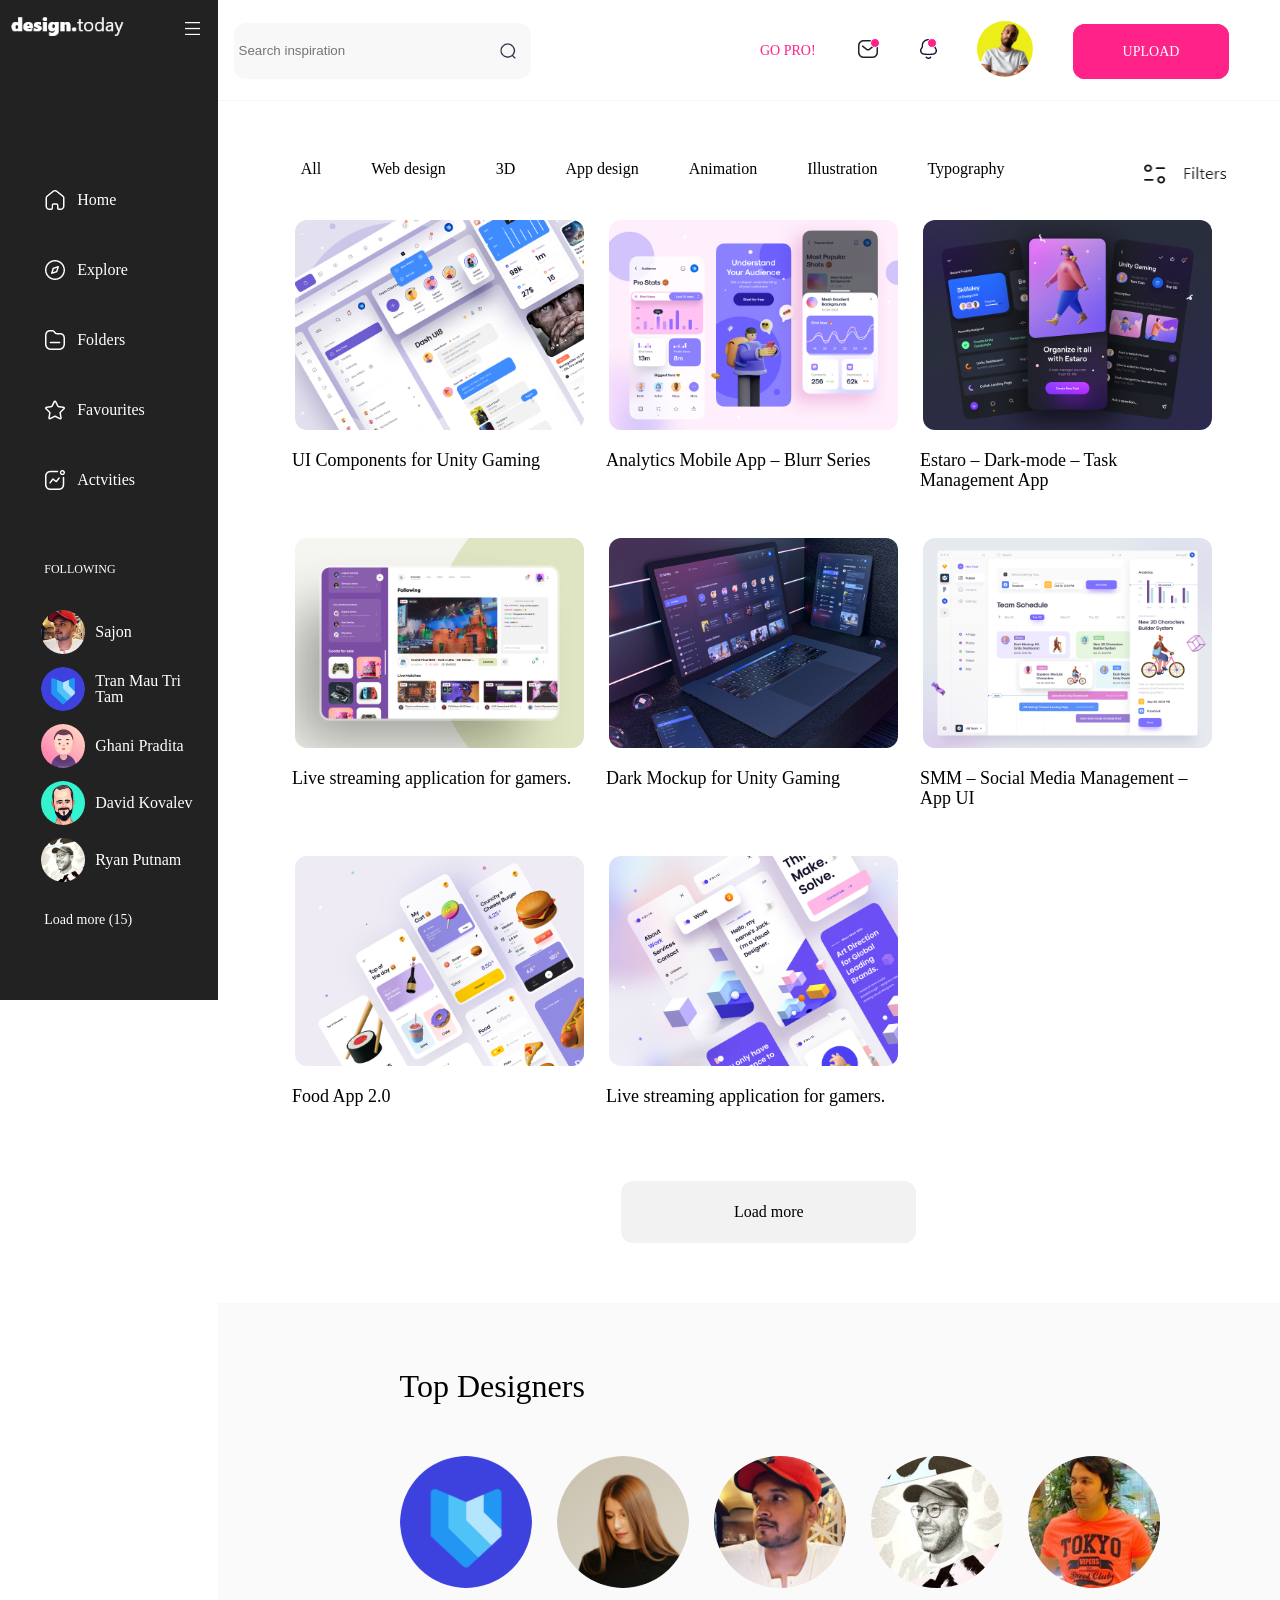
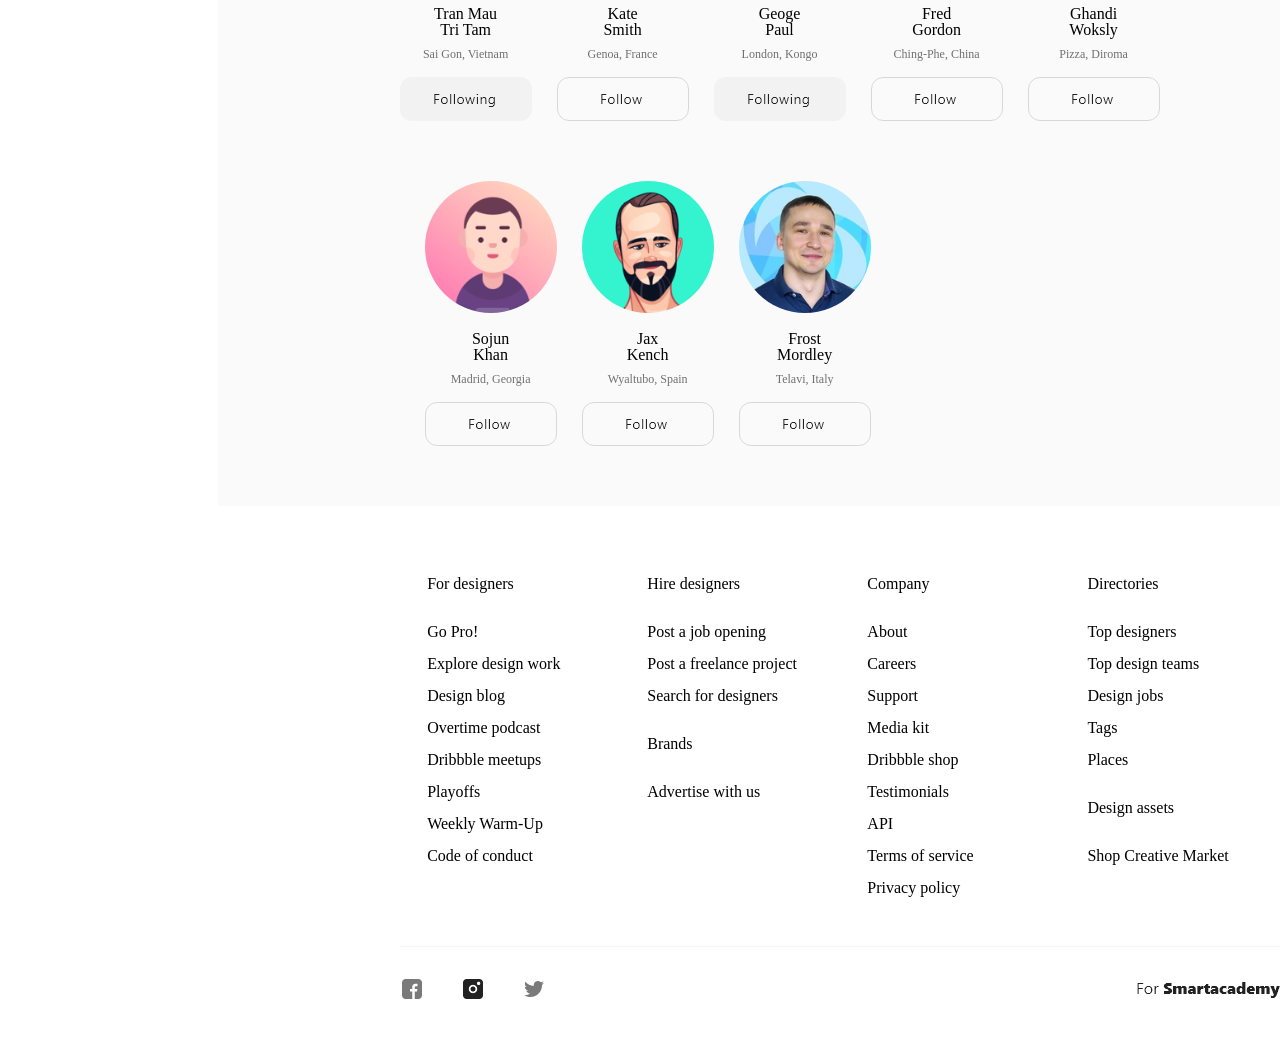
<file: index.html>
<!DOCTYPE html>
<html lang="en">
<head>
    <link rel="stylesheet" href="./css/reset.css">
    <link rel="stylesheet" href="./css/style.css">
    <meta charset="UTF-8">
    <meta http-equiv="X-UA-Compatible" content="IE=edge">
    <meta name="viewport" content="width=device-width, initial-scale=1.0">
    <title>PageOne</title>
</head>
<body>
    <section class="section1">
        <div class="blackdiv">
            <div class="blacktop">
                <div class="numone">
                    <img class="designtoday" src="./images/design.today.png" alt="Logo">
                </div>
                <div class="numtwo">
                    <img class="burgericon" src="./images/Group 7.png" alt="BurgerIcon">
                </div>
            </div>
            <div class="menu">
                <div class="home">
                    <img class="icon" src="./images/Component 5 – 2.png" alt="home">
                    <p class="list"> Home </p>   
                </div>
                <div class="home1">
                    <img class="icon" src="./images/Component 3 – 2.png" alt="explore">
                    <p class="list"> Explore </p>   
                </div>
                <div class="home1">
                    <img class="icon" src="./images/Component 4 – 2.png" alt="ImageNotLoaded">
                    <p class="list"> Folders </p>   
                </div>
                <div class="home1">
                    <img class="icon" src="./images/Component 8 – 2.png" alt="ImageNotLoaded">
                    <p class="list"> Favourites </p>   
                </div>
                <div class="home1">
                    <img class="icon" src="./images/Component 1 – 2.png" alt="ImageNotLoaded">
                    <p class="list"> Actvities </p>   
                </div>
                <p class="follow">FOLLOWING</p>
                <div class="home3">
                    <img class="profile" src="./images/Rectangle 40.png" alt="ImageNotLoaded">
                    <p class="list"> Sajon </p>   
                </div>
                <div class="home2">
                    <img class="profile" src="./images/Rectangle 41.png" alt="ImageNotLoaded">
                    <p class="list55"> Tran Mau Tri Tam  </p>   
                </div>
                <div class="home2">
                    <img class="profile" src="./images/Rectangle 42.png" alt="ImageNotLoaded">
                    <p class="list"> Ghani Pradita </p>   
                </div>
                <div class="home2">
                    <img class="profile" src="./images/Rectangle 43.png" alt="ImageNotLoaded">
                    <p class="list"> David Kovalev </p>   
                </div>
                <div class="home2">
                    <img class="profile" src="./images/Rectangle 44.png" alt="ImageNotLoaded">
                    <p class="list"> Ryan Putnam </p>   
                </div>
                <p class="loadmore">Load more (15)</p>
            </div>
        </div>
        <div class="rightdiv">
            <header>
                <input class="search" type="search" placeholder="Search inspiration" >
                <input class="search1" type="search" placeholder="Search " >
                <nav>
                    <ul>
                        <li class="pink">GO PRO!</li>
                        <li class="secli"> 
                            <div class="messages">
                                <img  src="./images/Component 11 – 2.png" alt="ImageNotLoaded">
                                <div class="notification">
                                    <img  src="./images/Ellipse 2.png" alt="ImageNotLoaded">
                                </div>
                            </div>
                        </li>    
                        <li class="secli">
                            <div class="messages">
                                <img  src="./images/Notification.png" alt="ImageNotLoaded">
                                <div class="notificat">
                                    <img  src="./images/Ellipse 2.png" alt="ImageNotLoaded">
                                </div>
                            </div>
                        </li>
                        <li class="secli"> <a href="./page2.html"><img class="profpic" src="./images/Group 33.png" alt="ImageNotLoaded"></a></li>
                        <li class="secli">
                            <input type="file" id="files" hidden>
                            <label class="fileid" for="files">UPLOAD</label>
                                
                            </label>
                        </li>
                    </ul>
                </nav>
                <div class="numtwo2">
                    <img class="burgericon" src="./images3/images.png" alt="BurgerIcon">
                </div>
            </header>  
                <div class="navdiv">
                    <div class="per">
                        <div>
                            <h6 class="h6">All</h6>
                        </div>
                        <div>
                            <h6 class="h6">Web design</h6>
                        </div>
                        <div>
                            <h6 class="h6">3D</h6>
                        </div>
                        <div>
                            <h6 class="h6">App design</h6>
                        </div>
                        <div>
                            <h6 class="h6">Animation</h6>
                        </div>
                        <div>
                            <h6 class="h6">Illustration</h6>
                        </div>
                        <div>
                            <h6 class="h6">Typography</h6>
                        </div>
                    </div>
                    <img class="filter" src="./images/Group 19.png" alt="ImageNotLoaded">
                </div> 
                <div class="sectiondiv">
                    <div class="kubiki1">
                        <img class="kubikfoto" src="./images/Rectangle 45.png" alt="ImageNotLoaded">
                        <h5>UI Components for Unity Gaming</h5>
                    </div>
                    <div class="kubiki1">
                        <img class="kubikfoto" src="./images/Rectangle 46.png" alt="ImageNotLoaded">
                        <h5>Analytics Mobile App – Blurr Series</h5>
                    </div>
                    <div class="kubiki1">
                        <img class="kubikfoto" src="./images/Rectangle 47.png" alt="ImageNotLoaded">
                        <h5>Estaro – Dark-mode – Task Management App</h5>
                    </div>
                    <div class="kubiki3">
                        <img class="kubikfoto" src="./images/Rectangle 48.png" alt="ImageNotLoaded">
                        <h5>Live streaming application for gamers.</h5>
                    </div>
                    <div class="kubiki">
                        <img class="kubikfoto" src="./images2/Rectangle 45.png" alt="ImageNotLoaded">
                        <h5>Dark Mockup for Unity Gaming</h5>
                    </div>
                    <div class="kubiki">
                        <img class="kubikfoto" src="./images2/Rectangle 46.png" alt="ImageNotLoaded">
                        <h5>SMM – Social Media Management – App UI</h5>
                    </div>
                    <div class="kubiki">
                        <img class="kubikfoto" src="./images2/Rectangle 47.png" alt="ImageNotLoaded">
                        <h5>Food App 2.0 </h5>
                    </div>
                    <div class="kubiki4">
                        <img class="kubikfoto" src="./images2/Rectangle 48.png" alt="ImageNotLoaded">
                        <h5>Live streaming application for gamers.</h5>
                    </div>
                </div>
                <div class="loadmore1">
                    Load more
                </div>

                <div class="top">
                    <h4 class="topdesigners">Top Designers</h4>
                    <div class="following">
                        <div class="profilefollow">
                            <img class="profimage" src="./images3/Rectangle 65.png" alt="ImageNotLoaded">
                            <h3>Tran Mau <br> Tri Tam </h3>
                            <h2 class="locat">Sai Gon, Vietnam</h2>
                            <img class="followimg" src="./images3/Group 26.png" alt="ImageNotLoaded">
                        </div>
                        <div class="profilefollow1">
                            <img class="profimage" src="./images3/Rectangle 66.png" alt="ImageNotLoaded">
                            <h3>Kate <br> Smith </h3>
                            <h2 class="locat">Genoa, France</h2>
                            <img class="followimg" src="./images3/Group 27.png" alt="ImageNotLoaded">
                        </div>
                        <div class="profilefollow1">
                            <img class="profimage" src="./images3/Rectangle 67.png" alt="ImageNotLoaded">
                            <h3>Geoge <br> Paul </h3>
                            <h2 class="locat">London, Kongo</h2>
                            <img class="followimg" src="./images3/Group 26.png" alt="ImageNotLoaded">
                        </div>
                        <div class="profilefollow1">
                            <img class="profimage" src="./images3/Rectangle 68.png" alt="ImageNotLoaded">
                            <h3>Fred <br> Gordon </h3>
                            <h2 class="locat">Ching-Phe, China</h2>
                            <img class="followimg" src="./images3/Group 27.png" alt="ImageNotLoaded">
                        </div>
                        <div class="profilefollow1">
                            <img class="profimage" src="./images3/Rectangle 69.png" alt="ImageNotLoaded">
                            <h3> Ghandi <br> Woksly </h3>
                            <h2 class="locat">Pizza, Diroma</h2>
                            <img class="followimg" src="./images3/Group 27.png" alt="ImageNotLoaded">
                        </div>
                        <div class="profilefollow1">
                            <img class="profimage" src="./images3/Rectangle 70.png" alt="ImageNotLoaded">
                            <h3>Sojun <br> Khan </h3>
                            <h2 class="locat">Madrid, Georgia</h2>
                            <img class="followimg" src="./images3/Group 27.png" alt="ImageNotLoaded">
                        </div>
                        <div class="profilefollow1">
                            <img class="profimage" src="./images3/Rectangle 71.png" alt="ImageNotLoaded">
                            <h3>Jax <br> Kench </h3>
                            <h2 class="locat">Wyaltubo, Spain</h2>
                            <img class="followimg" src="./images3/Group 27.png" alt="ImageNotLoaded">
                        </div>
                        <div class="profilefollow1">
                            <img class="profimage" src="./images3/Rectangle 72.png" alt="ImageNotLoaded">
                            <h3>Frost <br> Mordley </h3>
                            <h2 class="locat">Telavi, Italy</h2>
                            <img class="followimg" src="./images3/Group 27.png" alt="ImageNotLoaded">
                        </div>
                    </div>
                </div>
                <footer>
                    <div class="texture">
                        <div>For designers <br> <br> <br>
                            Go Pro! <br> <br>
                            Explore design work <br> <br>
                            Design blog <br> <br>
                            Overtime podcast <br> <br>
                            Dribbble meetups <br> <br>
                            Playoffs <br> <br>
                            Weekly Warm-Up <br> <br>
                            Code of conduct</div> 
                        <div> Hire designers <br> <br> <br>
                            Post a job opening <br> <br>
                            Post a freelance project <br> <br>
                            Search for designers <br> <br> <br>
                            Brands<br> <br> <br>
                            Advertise with us
                        </div>
                        <div>
                            Company <br> <br> <br>
                            About <br> <br>
                            Careers <br> <br>
                            Support <br> <br>
                            Media kit <br> <br>
                            Dribbble shop <br> <br>
                            Testimonials <br> <br>
                            API <br> <br>
                            Terms of service <br> <br>
                            Privacy policy 
                        </div>
                        <div>
                            Directories <br> <br> <br>
                            Top designers <br> <br>
                            Top design teams <br> <br>
                            Design jobs <br> <br>
                            Tags <br> <br>
                            Places <br> <br> <br>
                            Design assets <br> <br> <br>
                            Shop Creative Market
                        </div>

                    </div>
                    <div class="footerdiv">
                        <div><a href="https://www.facebook.com/"><img class="er" src="./images3/Component 12 – 2.png" alt="ImageNotLoaded"></a>
                            <a href="https://www.instagram.com/"><img class="er" src="./images3/Component 13 – 2.png" alt="ImageNotLoaded"></a>
                            <a href="https://twitter.com/"><img class="er" src="./images3/Component 14 – 2.png" alt="ImageNotLoaded"></a></div>
                        <div><img class="px" src="./images3/For Smartacademy.png" alt="ImageNotLoaded"></div>
                        
                    </div>
                </footer>

        </div>
    </section>
</body>
</html>
</file>
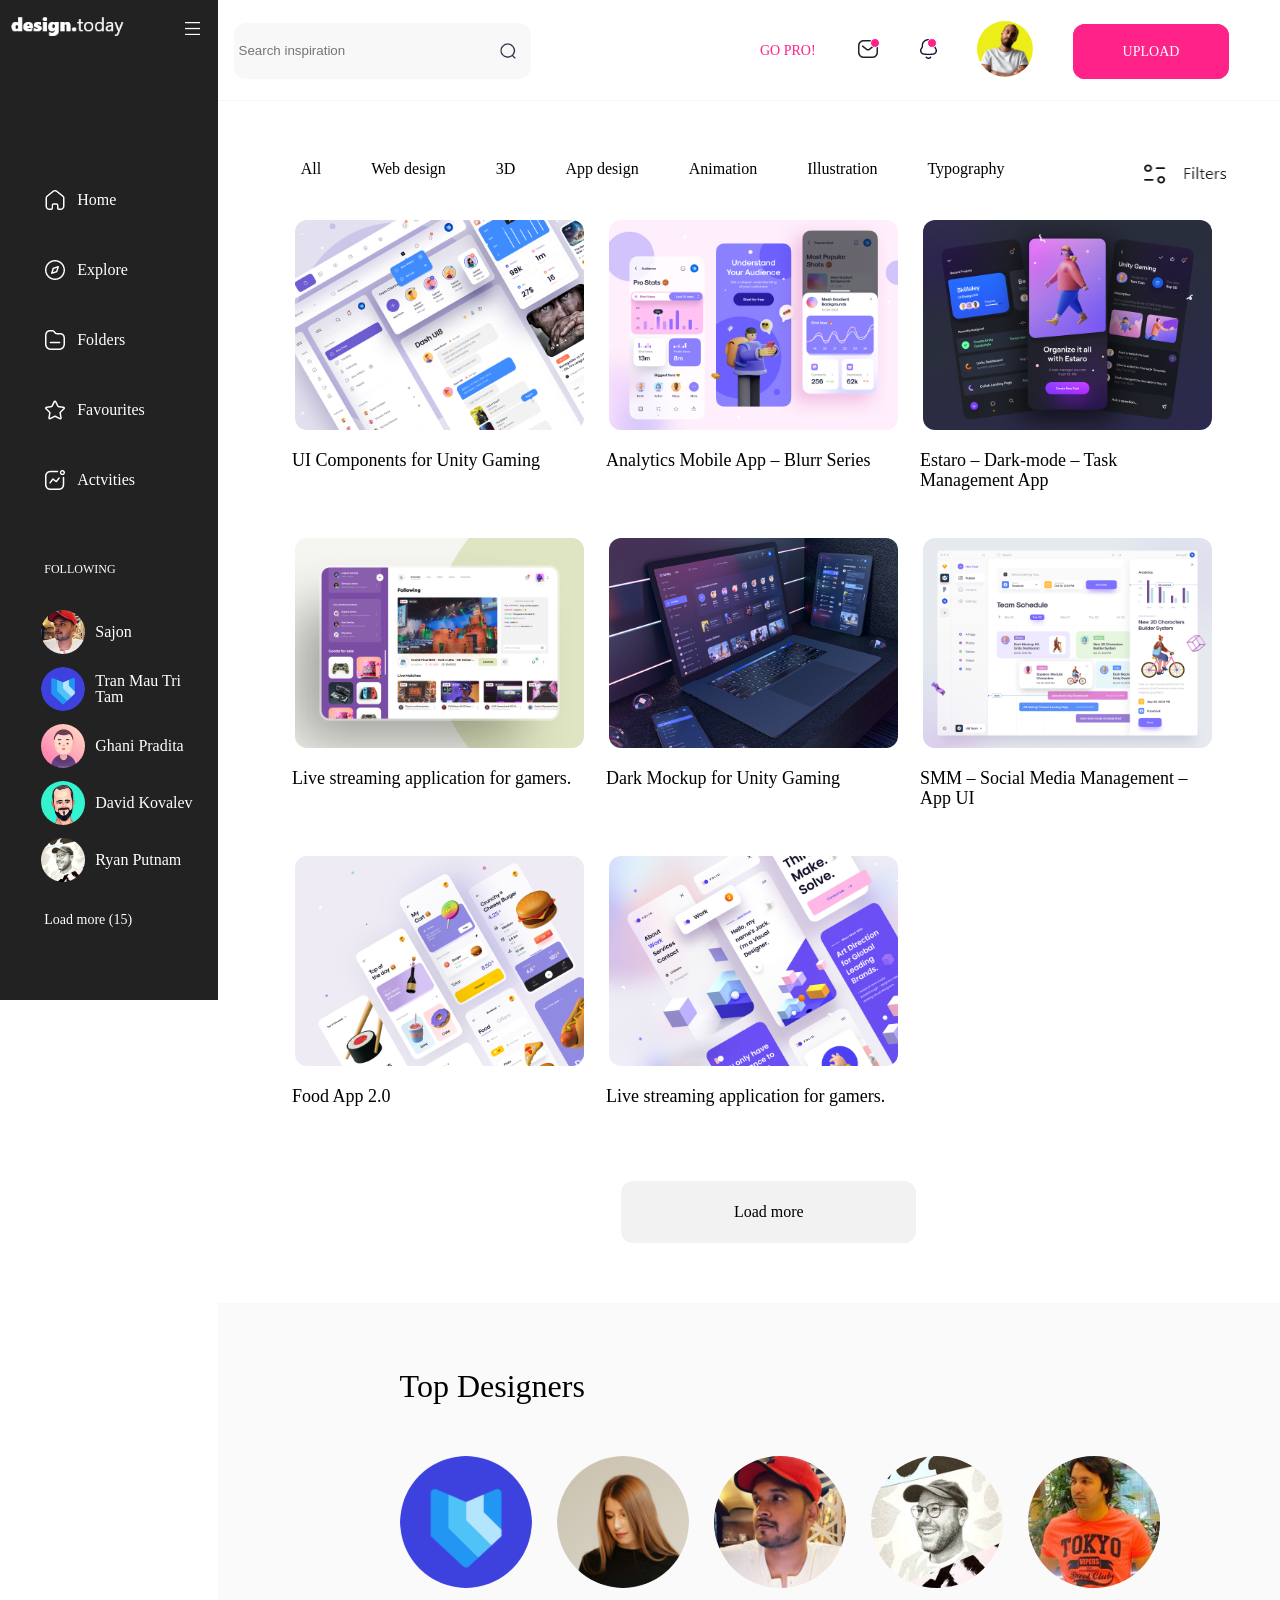
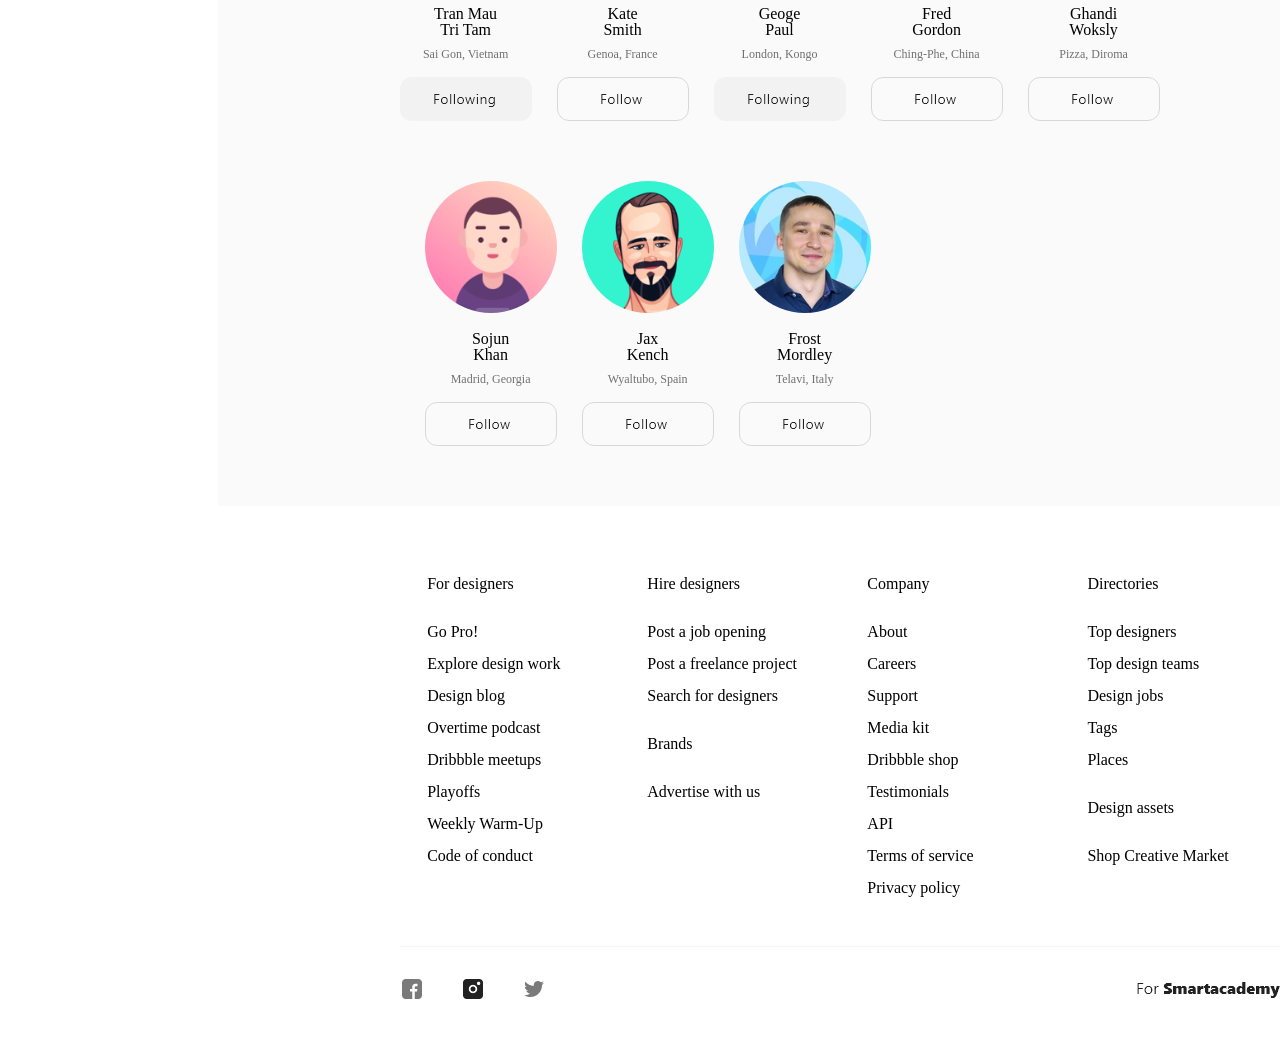
<file: page1.html>
<!DOCTYPE html>
<html lang="en">
<head>
    <link rel="stylesheet" href="/css/reset.css">
    <link rel="stylesheet" href="/css/style.css">
    <meta charset="UTF-8">
    <meta http-equiv="X-UA-Compatible" content="IE=edge">
    <meta name="viewport" content="width=device-width, initial-scale=1.0">
    <title>PageOne</title>
</head>
<body>
    <section class="section1">
        <div class="blackdiv">
            <div class="blacktop">
                <div class="numone">
                    <img class="designtoday" src="/images/design.today.png" alt="Logo">
                </div>
                <div class="numtwo">
                    <img class="burgericon" src="/images/Group 7.png" alt="BurgerIcon">
                </div>
            </div>
            <div class="menu">
                <div class="home">
                    <img class="icon" src="/images/Component 5 – 2.png" alt="home">
                    <p class="list"> Home </p>   
                </div>
                <div class="home1">
                    <img class="icon" src="/images/Component 3 – 2.png" alt="explore">
                    <p class="list"> Explore </p>   
                </div>
                <div class="home1">
                    <img class="icon" src="/images/Component 4 – 2.png" alt="ImageNotLoaded">
                    <p class="list"> Folders </p>   
                </div>
                <div class="home1">
                    <img class="icon" src="/images/Component 8 – 2.png" alt="ImageNotLoaded">
                    <p class="list"> Favourites </p>   
                </div>
                <div class="home1">
                    <img class="icon" src="/images/Component 1 – 2.png" alt="ImageNotLoaded">
                    <p class="list"> Actvities </p>   
                </div>
                <p class="follow">FOLLOWING</p>
                <div class="home3">
                    <img class="profile" src="/images/Rectangle 40.png" alt="ImageNotLoaded">
                    <p class="list"> Sajon </p>   
                </div>
                <div class="home2">
                    <img class="profile" src="/images/Rectangle 41.png" alt="ImageNotLoaded">
                    <p class="list55"> Tran Mau Tri Tam  </p>   
                </div>
                <div class="home2">
                    <img class="profile" src="/images/Rectangle 42.png" alt="ImageNotLoaded">
                    <p class="list"> Ghani Pradita </p>   
                </div>
                <div class="home2">
                    <img class="profile" src="/images/Rectangle 43.png" alt="ImageNotLoaded">
                    <p class="list"> David Kovalev </p>   
                </div>
                <div class="home2">
                    <img class="profile" src="/images/Rectangle 44.png" alt="ImageNotLoaded">
                    <p class="list"> Ryan Putnam </p>   
                </div>
                <p class="loadmore">Load more (15)</p>
            </div>
        </div>
        <div class="rightdiv">
            <header>
                <input class="search" type="search" placeholder="Search inspiration" >
                <input class="search1" type="search" placeholder="Search " >
                <nav>
                    <ul>
                        <li class="pink">GO PRO!</li>
                        <li class="secli"> 
                            <div class="messages">
                                <img  src="/images/Component 11 – 2.png" alt="ImageNotLoaded">
                                <div class="notification">
                                    <img  src="/images/Ellipse 2.png" alt="ImageNotLoaded">
                                </div>
                            </div>
                        </li>    
                        <li class="secli">
                            <div class="messages">
                                <img  src="/images/Notification.png" alt="ImageNotLoaded">
                                <div class="notificat">
                                    <img  src="/images/Ellipse 2.png" alt="ImageNotLoaded">
                                </div>
                            </div>
                        </li>
                        <li class="secli"> <a href="/page2.html"><img class="profpic" src="/images/Group 33.png" alt="ImageNotLoaded"></a></li>
                        <li class="secli">
                            <input type="file" id="files" hidden>
                            <label class="fileid" for="files">UPLOAD</label>
                                
                            </label>
                        </li>
                    </ul>
                </nav>
                <div class="numtwo2">
                    <img class="burgericon" src="/images3/images.png" alt="BurgerIcon">
                </div>
            </header>  
                <div class="navdiv">
                    <div class="per">
                        <div>
                            <h6 class="h6">All</h6>
                        </div>
                        <div>
                            <h6 class="h6">Web design</h6>
                        </div>
                        <div>
                            <h6 class="h6">3D</h6>
                        </div>
                        <div>
                            <h6 class="h6">App design</h6>
                        </div>
                        <div>
                            <h6 class="h6">Animation</h6>
                        </div>
                        <div>
                            <h6 class="h6">Illustration</h6>
                        </div>
                        <div>
                            <h6 class="h6">Typography</h6>
                        </div>
                    </div>
                    <img class="filter" src="/images/Group 19.png" alt="ImageNotLoaded">
                </div> 
                <div class="sectiondiv">
                    <div class="kubiki1">
                        <img class="kubikfoto" src="/images/Rectangle 45.png" alt="ImageNotLoaded">
                        <h5>UI Components for Unity Gaming</h5>
                    </div>
                    <div class="kubiki1">
                        <img class="kubikfoto" src="/images/Rectangle 46.png" alt="ImageNotLoaded">
                        <h5>Analytics Mobile App – Blurr Series</h5>
                    </div>
                    <div class="kubiki1">
                        <img class="kubikfoto" src="/images/Rectangle 47.png" alt="ImageNotLoaded">
                        <h5>Estaro – Dark-mode – Task Management App</h5>
                    </div>
                    <div class="kubiki3">
                        <img class="kubikfoto" src="/images/Rectangle 48.png" alt="ImageNotLoaded">
                        <h5>Live streaming application for gamers.</h5>
                    </div>
                    <div class="kubiki">
                        <img class="kubikfoto" src="/images2/Rectangle 45.png" alt="ImageNotLoaded">
                        <h5>Dark Mockup for Unity Gaming</h5>
                    </div>
                    <div class="kubiki">
                        <img class="kubikfoto" src="/images2/Rectangle 46.png" alt="ImageNotLoaded">
                        <h5>SMM – Social Media Management – App UI</h5>
                    </div>
                    <div class="kubiki">
                        <img class="kubikfoto" src="/images2/Rectangle 47.png" alt="ImageNotLoaded">
                        <h5>Food App 2.0 </h5>
                    </div>
                    <div class="kubiki4">
                        <img class="kubikfoto" src="/images2/Rectangle 48.png" alt="ImageNotLoaded">
                        <h5>Live streaming application for gamers.</h5>
                    </div>
                </div>
                <div class="loadmore1">
                    Load more
                </div>

                <div class="top">
                    <h4 class="topdesigners">Top Designers</h4>
                    <div class="following">
                        <div class="profilefollow">
                            <img class="profimage" src="/images3/Rectangle 65.png" alt="ImageNotLoaded">
                            <h3>Tran Mau <br> Tri Tam </h3>
                            <h2 class="locat">Sai Gon, Vietnam</h2>
                            <img class="followimg" src="/images3/Group 26.png" alt="ImageNotLoaded">
                        </div>
                        <div class="profilefollow1">
                            <img class="profimage" src="/images3/Rectangle 66.png" alt="ImageNotLoaded">
                            <h3>Kate <br> Smith </h3>
                            <h2 class="locat">Genoa, France</h2>
                            <img class="followimg" src="/images3/Group 27.png" alt="ImageNotLoaded">
                        </div>
                        <div class="profilefollow1">
                            <img class="profimage" src="/images3/Rectangle 67.png" alt="ImageNotLoaded">
                            <h3>Geoge <br> Paul </h3>
                            <h2 class="locat">London, Kongo</h2>
                            <img class="followimg" src="/images3/Group 26.png" alt="ImageNotLoaded">
                        </div>
                        <div class="profilefollow1">
                            <img class="profimage" src="/images3/Rectangle 68.png" alt="ImageNotLoaded">
                            <h3>Fred <br> Gordon </h3>
                            <h2 class="locat">Ching-Phe, China</h2>
                            <img class="followimg" src="/images3/Group 27.png" alt="ImageNotLoaded">
                        </div>
                        <div class="profilefollow1">
                            <img class="profimage" src="/images3/Rectangle 69.png" alt="ImageNotLoaded">
                            <h3> Ghandi <br> Woksly </h3>
                            <h2 class="locat">Pizza, Diroma</h2>
                            <img class="followimg" src="/images3/Group 27.png" alt="ImageNotLoaded">
                        </div>
                        <div class="profilefollow1">
                            <img class="profimage" src="/images3/Rectangle 70.png" alt="ImageNotLoaded">
                            <h3>Sojun <br> Khan </h3>
                            <h2 class="locat">Madrid, Georgia</h2>
                            <img class="followimg" src="/images3/Group 27.png" alt="ImageNotLoaded">
                        </div>
                        <div class="profilefollow1">
                            <img class="profimage" src="/images3/Rectangle 71.png" alt="ImageNotLoaded">
                            <h3>Jax <br> Kench </h3>
                            <h2 class="locat">Wyaltubo, Spain</h2>
                            <img class="followimg" src="/images3/Group 27.png" alt="ImageNotLoaded">
                        </div>
                        <div class="profilefollow1">
                            <img class="profimage" src="/images3/Rectangle 72.png" alt="ImageNotLoaded">
                            <h3>Frost <br> Mordley </h3>
                            <h2 class="locat">Telavi, Italy</h2>
                            <img class="followimg" src="/images3/Group 27.png" alt="ImageNotLoaded">
                        </div>
                    </div>
                </div>
                <footer>
                    <div class="texture">
                        <div>For designers <br> <br> <br>
                            Go Pro! <br> <br>
                            Explore design work <br> <br>
                            Design blog <br> <br>
                            Overtime podcast <br> <br>
                            Dribbble meetups <br> <br>
                            Playoffs <br> <br>
                            Weekly Warm-Up <br> <br>
                            Code of conduct</div> 
                        <div> Hire designers <br> <br> <br>
                            Post a job opening <br> <br>
                            Post a freelance project <br> <br>
                            Search for designers <br> <br> <br>
                            Brands<br> <br> <br>
                            Advertise with us
                        </div>
                        <div>
                            Company <br> <br> <br>
                            About <br> <br>
                            Careers <br> <br>
                            Support <br> <br>
                            Media kit <br> <br>
                            Dribbble shop <br> <br>
                            Testimonials <br> <br>
                            API <br> <br>
                            Terms of service <br> <br>
                            Privacy policy 
                        </div>
                        <div>
                            Directories <br> <br> <br>
                            Top designers <br> <br>
                            Top design teams <br> <br>
                            Design jobs <br> <br>
                            Tags <br> <br>
                            Places <br> <br> <br>
                            Design assets <br> <br> <br>
                            Shop Creative Market
                        </div>

                    </div>
                    <div class="footerdiv">
                        <div><a href="https://www.facebook.com/"><img class="er" src="/images3/Component 12 – 2.png" alt="ImageNotLoaded"></a>
                            <a href="https://www.instagram.com/"><img class="er" src="/images3/Component 13 – 2.png" alt="ImageNotLoaded"></a>
                            <a href="https://twitter.com/"><img class="er" src="/images3/Component 14 – 2.png" alt="ImageNotLoaded"></a></div>
                        <div><img class="px" src="/images3/For Smartacademy.png" alt="ImageNotLoaded"></div>
                        
                    </div>
                </footer>

        </div>
    </section>
</body>
</html>
</file>
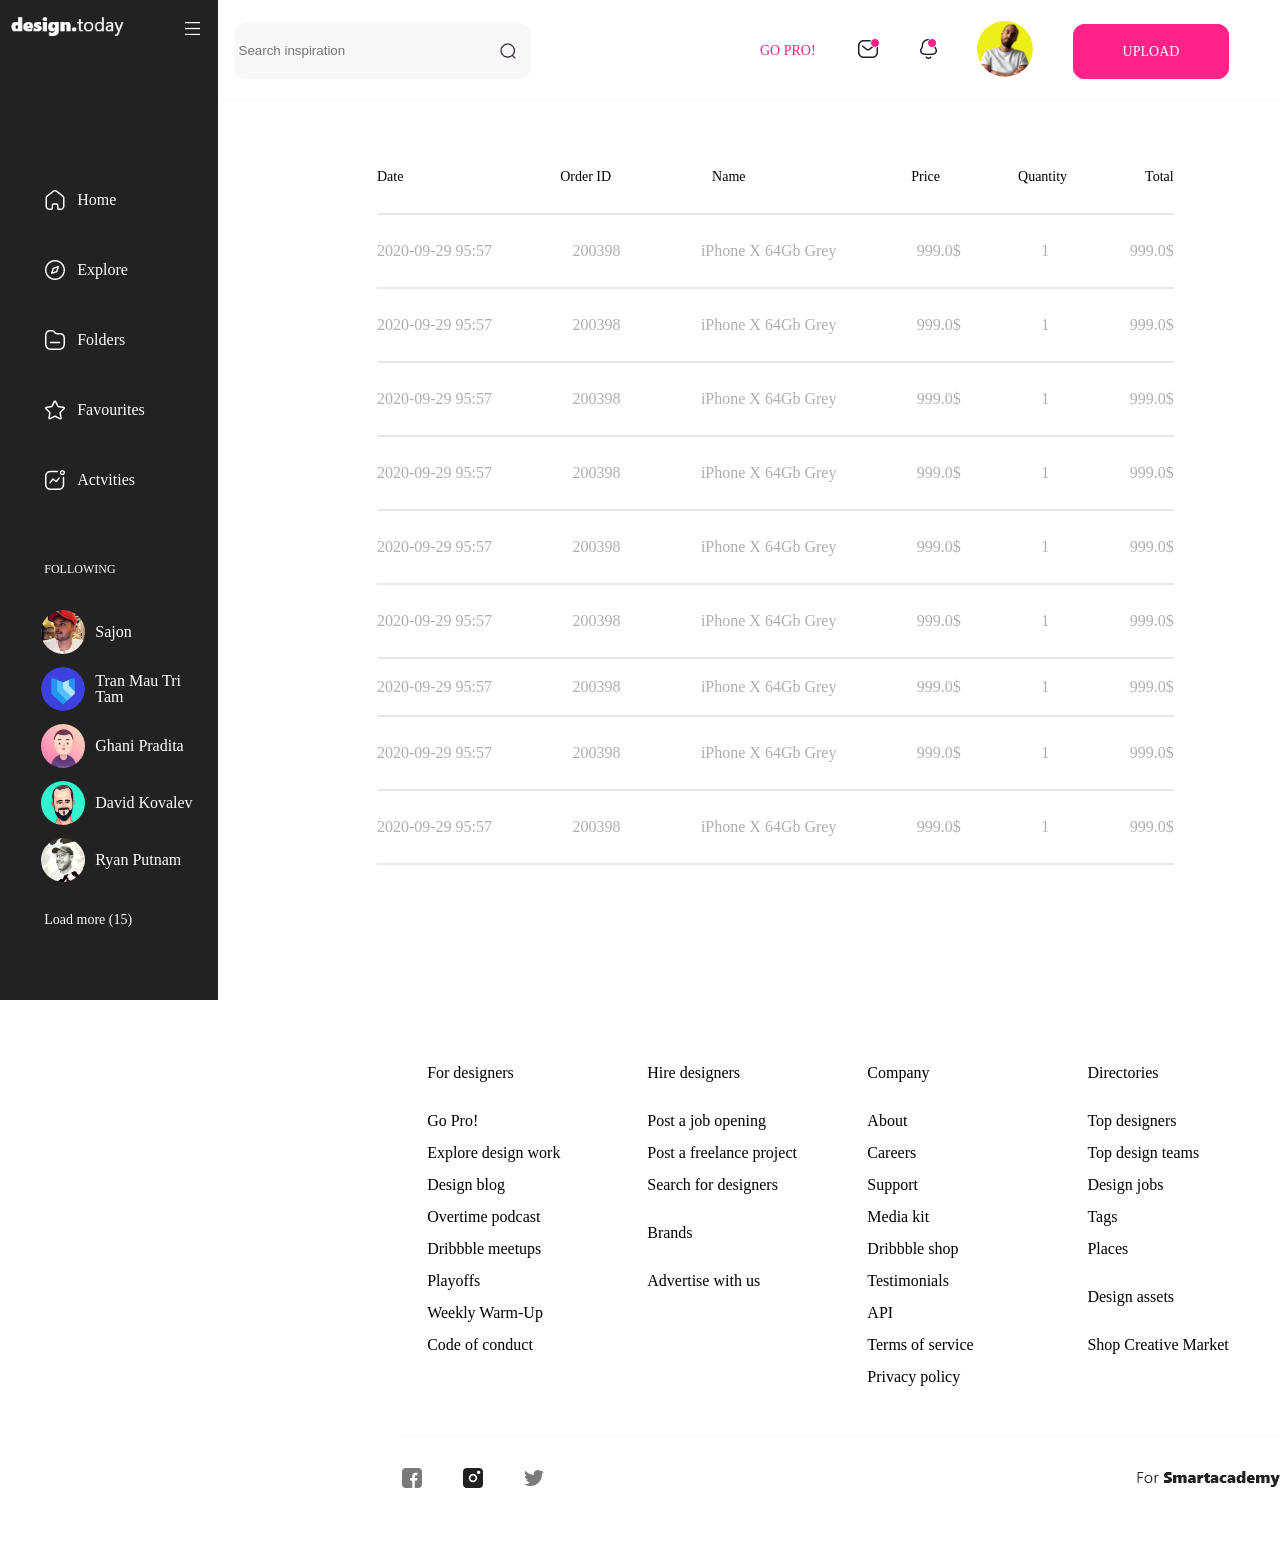
<file: page2.html>
<!DOCTYPE html>
<html lang="en">
<head>
    <link rel="stylesheet" href="./css/reset.css">
    <link rel="stylesheet" href="./css/style.css">
    <meta charset="UTF-8">
    <meta http-equiv="X-UA-Compatible" content="IE=edge">
    <meta name="viewport" content="width=device-width, initial-scale=1.0">
    <title>Document</title>
</head>
<body>
    <section class="section1">
        <div class="blackdiv">
            <div class="blacktop">
                <div class="numone">
                    <img class="designtoday" src="./images/design.today.png" alt="Logo">
                </div>
                <div class="numtwo">
                    <img class="burgericon" src="./images/Group 7.png" alt="BurgerIcon">
                </div>
            </div>
            <div class="menu">
                <a href="./index.html">
                    <div class="home">
                        <img class="icon" src="./images/Component 5 – 2.png" alt="ImageNotLoaded">
                        <p class="list"> Home </p>   
                    </div>
                </a>
                <div class="home1">
                    <img class="icon" src="./images/Component 3 – 2.png" alt="ImageNotLoaded">
                    <p class="list"> Explore </p>   
                </div>
                <div class="home1">
                    <img class="icon" src="./images/Component 4 – 2.png" alt="ImageNotLoaded">
                    <p class="list"> Folders </p>   
                </div>
                <div class="home1">
                    <img class="icon" src="./images/Component 8 – 2.png" alt="ImageNotLoaded">
                    <p class="list"> Favourites </p>   
                </div>
                <div class="home1">
                    <img class="icon" src="./images/Component 1 – 2.png" alt="ImageNotLoaded">
                    <p class="list"> Actvities </p>   
                </div>
                <p class="follow">FOLLOWING</p>
                <div class="home3">
                    <img class="profile" src="./images/Rectangle 40.png" alt="ImageNotLoaded">
                    <p class="list"> Sajon </p>   
                </div>
                <div class="home2">
                    <img class="profile" src="./images/Rectangle 41.png" alt="ImageNotLoaded">
                    <p class="list55"> Tran Mau Tri Tam  </p>   
                </div>
                <div class="home2">
                    <img class="profile" src="./images/Rectangle 42.png" alt="ImageNotLoaded">
                    <p class="list"> Ghani Pradita </p>   
                </div>
                <div class="home2">
                    <img class="profile" src="./images/Rectangle 43.png" alt="ImageNotLoaded">
                    <p class="list"> David Kovalev </p>   
                </div>
                <div class="home2">
                    <img class="profile" src="./images/Rectangle 44.png" alt="ImageNotLoaded">
                    <p class="list"> Ryan Putnam </p>   
                </div>
                <p class="loadmore">Load more (15)</p>
            </div>
        </div>
        <div class="rightdiv">
            <header>
                <input class="search" type="search" placeholder="Search inspiration" >
                <input class="search1" type="search" placeholder="Search " >
                <nav>
                    <ul>
                        <li class="pink">GO PRO!</li>
                        <li class="secli"> 
                            <div class="messages">
                                <img  src="./images/Component 11 – 2.png" alt="ImageNotLoaded">
                                <div class="notification">
                                    <img  src="./images/Ellipse 2.png" alt="ImageNotLoaded">
                                </div>
                            </div>
                        </li>    
                        <li class="secli">
                            <div class="messages">
                                <img  src="./images/Notification.png" alt="ImageNotLoaded">
                                <div class="notificat">
                                    <img  src="./images/Ellipse 2.png" alt="ImageNotLoaded">
                                </div>
                            </div>
                        </li>
                        <li class="secli"> <a href="./page2.html"><img class="profpic" src="./images/Group 33.png" alt="ImageNotLoaded"></a></li>
                        <li class="secli">
                            <input type="file" id="files" hidden>
                            <label class="fileid" for="files">UPLOAD</label>
                                
                            </label>
                        </li>
                    </ul>
                </nav>
                <div class="numtwo2">
                    <img class="burgericon" src="./images3/images.png" alt="BurgerIcon">
                </div>
        </header>
        <div class="tablediv">
            <table>
                <tr class="mtr">
                  <th class="date">Date</th>
                  <th class="order">Order ID</th>
                  <th class="namee">Name</th>
                  <th class="price">Price</th>
                  <th class="quantity">Quantity</th>
                  <th class="total">Total</th>
                </tr>
                <tr class="trtr">
                    <td>Date</td>
                    <td>Order ID</td>
                    <td>Name</td>
                    <td>Price</td>
                    <td>Quantity</td>
                    <td>Total</td>
                  </tr>
                <tr class="tr">
                  <td>2020-09-29 95:57</td>
                  <td>200398</td>
                  <td>iPhone X 64Gb Grey</td>
                  <td>999.0$</td>
                  <td>1</td>
                  <td>999.0$</td>
                </tr>
                <tr class="tr">
                    <td>2020-09-29 95:57</td>
                    <td>200398</td>
                    <td>iPhone X 64Gb Grey</td>
                    <td>999.0$</td>
                    <td>1</td>
                    <td>999.0$</td>
                  </tr>
                  <tr class="tr">
                    <td>2020-09-29 95:57</td>
                    <td>200398</td>
                    <td>iPhone X 64Gb Grey</td>
                    <td>999.0$</td>
                    <td>1</td>
                    <td>999.0$</td>
                  </tr>
                  <tr class="tr3">
                    <td class="tdpink">2020-09-29 95:57</td>
                    <td class="tdpink">200398</td>
                    <td class="tdpink">iPhone X 64Gb Grey</td>
                    <td class="tdpink">999.0$</td>
                    <td class="tdpink">1</td>
                    <td class="tdpink">999.0$</td>
                  </tr>
                  <tr class="tr">
                    <td>2020-09-29 95:57</td>
                    <td>200398</td>
                    <td>iPhone X 64Gb Grey</td>
                    <td>999.0$</td>
                    <td>1</td>
                    <td>999.0$</td>
                  </tr>
                  <tr class="tr">
                    <td>2020-09-29 95:57</td>
                    <td>200398</td>
                    <td>iPhone X 64Gb Grey</td>
                    <td>999.0$</td>
                    <td>1</td>
                    <td>999.0$</td>
                  </tr>
                  <tr class="tr1">
                    <td>2020-09-29 95:57</td>
                    <td>200398</td>
                    <td>iPhone X 64Gb Grey</td>
                    <td>999.0$</td>
                    <td>1</td>
                    <td>999.0$</td>
                  </tr>
                  <tr class="tr2">
                    <td>2020-09-29 95:57</td>
                    <td>200398</td>
                    <td>iPhone X 64Gb Grey</td>
                    <td>999.0$</td>
                    <td>1</td>
                    <td>999.0$</td>
                  </tr>
                  <tr class="tr" class="noborder">
                    <td >2020-09-29 95:57</td>
                    <td >200398</td>
                    <td >iPhone X 64Gb Grey</td>
                    <td >999.0$</td>
                    <td >1</td>
                    <td >999.0$</td>
                  </tr>

                
              </table>
        </div>
        <footer class="foot2">
            <div class="texture">
                <div>For designers <br> <br> <br>
                    Go Pro! <br> <br>
                    Explore design work <br> <br>
                    Design blog <br> <br>
                    Overtime podcast <br> <br>
                    Dribbble meetups <br> <br>
                    Playoffs <br> <br>
                    Weekly Warm-Up <br> <br>
                    Code of conduct</div> 
                <div> Hire designers <br> <br> <br>
                    Post a job opening <br> <br>
                    Post a freelance project <br> <br>
                    Search for designers <br> <br> <br>
                    Brands<br> <br> <br>
                    Advertise with us
                </div>
                <div>
                    Company <br> <br> <br>
                    About <br> <br>
                    Careers <br> <br>
                    Support <br> <br>
                    Media kit <br> <br>
                    Dribbble shop <br> <br>
                    Testimonials <br> <br>
                    API <br> <br>
                    Terms of service <br> <br>
                    Privacy policy 
                </div>
                <div>
                    Directories <br> <br> <br>
                    Top designers <br> <br>
                    Top design teams <br> <br>
                    Design jobs <br> <br>
                    Tags <br> <br>
                    Places <br> <br> <br>
                    Design assets <br> <br> <br>
                    Shop Creative Market
                </div>

            </div>
            <div class="footerdiv">
                <div><a href="https://www.facebook.com/"><img class="er" src="./images3/Component 12 – 2.png" alt="ImageNotLoaded"></a>
                    <a href="https://www.instagram.com/"><img class="er" src="./images3/Component 13 – 2.png" alt="ImageNotLoaded"></a>
                    <a href="https://twitter.com/"><img class="er" src="./images3/Component 14 – 2.png" alt="ImageNotLoaded"></a></div>
                <div><img class="px" src="./images3/For Smartacademy.png" alt="ImageNotLoaded"></div>
                
            </div>
        </footer>
        </div>
        
        </section>        
</body>
</html>
</file>
<file: css/style.css>
body{
    max-width: 1920px;
    width: 100%;
    margin: 0 auto;
    font-family: 'Montserrat';
}
.section1{
    display: flex;
    max-width: 1900px;
    width: 100%;
    flex-wrap: wrap;
    font-family: 'Montserrat';
}
/* Black Menu */
.blackdiv{
    width: 17%;
    background-color: #222222;
    height: 1000px;
    max-width: 319px;
    font-family: 'Montserrat';
    
}
.blacktop{
    height: 17%;
    width: 100%;
    display: flex;
}
.designtoday{
    width: 65%;
    height: auto;
}
.burgericon{
    width:70%;
    height:8%;
}
.numone{
    width: 80%;
    height: auto;
    margin-top: 5%;
    margin-left: 5%;
}
.numtwo{
    width:10%;
    height:100%;
    margin-top: 10%;
}
.menu{
    padding-left: 9%;
    width: 81%;
}
.list{
    font-size: 16px;
    color: white;
    padding-left: 6%;
    width: 124px;
    
}
.list55{
    font-size: 16px;
    color: white;
    padding-left: 6%;
    width: 160px;
    
}
.home{
    height: 54px;
    background-color: #222222;
    border: #222222 solid;
    border-radius: 12px;
    display: flex;
    align-items: center;
    transition-duration: 0.4s;
    cursor: pointer;
}
.home1{
    margin-top: 10px;
    height: 54px;
    background-color: #222222;
    border: #222222 solid;
    border-radius: 12px;
    display: flex;
    align-items: center;
    transition-duration: 0.4s;
    cursor: pointer;
}
.icon{
    padding-left: 12%;
    width: 24px;
    height: 24px;
}
.home:hover{
    background-color: #FF2288;
    border: #FF2288 solid;
}
.home1:hover{
    background-color: #FF2288;
    border: #FF2288 solid;
}
.follow{
    color: white;
    font-size: 12px;
    padding-left: 14%;
    padding-top: 30%;
}
.profile{
    width: 44px;
    height: 44px;
    padding-left: 12%;
}
.home2{
    margin-top: 3px;
    height: 54px;
    display: flex;
    align-items: center;
    cursor: pointer;
}
.home3{
    margin-top: 30px;
    height: 54px;
    display: flex;
    align-items: center;
    cursor: pointer;
}
.loadmore{
    color: white;
    font-size: 14px;
    padding-left: 14%;
    padding-top: 15%;
}
/* right side */
header{
    display: flex;
    align-items: center;
    justify-content: space-between;
    border-bottom: 1px solid rgba(240, 235, 235, 0.5);
    padding-bottom: 20px;
    width: 100%;
    margin-top: 2%;
}

.rightdiv{
    width: 83%;
    max-width: 1550px;
    
}
.search{
    width:28%;
    height: 56px;
    background-color: #F8F8F8;
    border: #F8F8F8 solid;
    border-radius: 12px;
    background-image: url('/images/Component\ 9\ –\ 2.png');
    background-repeat: no-repeat;
    background-position: 96%;
    background-size: 18px 18px;
    margin-left: 1.5%;
    outline: none;
}
.pink{
    font-size: 14px;
    color: #FF2288;
    cursor: pointer;
}
ul{
    display: flex;
    align-items: center;
    flex-wrap: wrap;
    
}
.messages{
    position: relative;
    cursor: pointer;

}
.notification{
    position: absolute;
    top: -2px;
    right: 0px;
    opacity: 100%;
    animation: twinkle 1s   infinite ease-in-out;
}
.notificat{
    position: absolute;
    top: -4px;
    right: 0px;
    opacity: 100%;
    animation: twinkle 1s   infinite ease-in-out;
}
@keyframes twinkle {
    20% {
      opacity: 0;
    }
}
.fileid{
    background-color: #FF2288;
    border-left: #FF2288 50px solid;
    border-right: #FF2288 50px solid;
    border-top:#FF2288 20px solid;
    border-bottom: #FF2288 20px solid;
    border-radius: 12px;
    width: 200px;
    height: 60px;
    font-size: 14px;
    color: white;
    cursor: pointer;
}
.secli {
    padding-left: 8%;
}
nav{
    position: relative;
    margin-right:20px;
    width: 500px;
}
.navdiv {
    margin-left: 10%;
    display: flex;
    justify-content: space-between;
    flex-wrap: wrap;
    margin-top: 40px;
    align-items: center;
    margin-right: 30px;
    width: 74%;
}
.h6{
    font-size: 16px;
    padding: 20px;
}
.per{
    height: 56px;
    display: flex;
    align-items: center;
    transition: all 2s;
}
.per div {
    
    margin-left: 10px;
    cursor: pointer;
}
.per div:hover {
    background-color: #F8F8F8;
    border-radius: 12px;
    
}
.filter{
    width: 85px;
    height: 24px;
    cursor: pointer;
}
.sectiondiv{
    margin-left: 7%;
    margin-top: 20px;
    display: flex;
    flex-wrap: wrap;

}
.kubiki1{
    width: 289px;
    height: 278px;
    margin-right: 25px;
    margin-bottom: 40px;
    cursor: pointer;  
}
.kubiki{
    width: 289px;
    height: 278px;
    margin-right: 25px;
    cursor: pointer;
    
    
}


.kubiki3{
    width: 289px;
    height: 278px;
    margin-bottom: 40px;
    cursor: pointer;
    
}
.kubiki4{
    width: 289px;
    height: 278px;
    cursor: pointer;
    
}
h5{
    font-size: 18px;
    padding-top: 14px;
    line-height: 20px;
}
.kubikfoto{
    border:white solid;
    border-radius: 12px;
    
}
.loadmore1 {
    margin-top: 50px;
    width: 289px;
    height: 56px;
    border: #F2F2F2 solid;
    border-radius: 12px;
    background-color: #F2F2F2;
    margin-left: 38%;
    font-size: 16px;
    display: flex;
    justify-content: center;
    align-items: center;
    cursor: pointer;
}
.top{
    background-color: #FAFAFA;
    margin-top: 60px;
}
.topdesigners{
    font-size: 32px;
    margin-left:182px;
    padding-top: 67px;
    
}
.following{
    display: flex;
    flex-wrap: wrap;
    margin-left:182px;
    margin-top: 54px;
    
}
.profilefollow{
    width: 132px;
    padding-bottom: 60px;
    

}
.profilefollow1{
    width: 132px;
    margin-left: 25px;
    padding-bottom: 60px;

}
h3{
    font-size: 16px;
    text-align: center;
    margin-top: 15px;

}
.locat{
    text-align: center;
    color: #707070;
    font-size: 12px;
    margin-top: 10px;
}
.followimg{
    margin-top: 17px;
    cursor: pointer;
    display: flex;
}
.followimg:hover{
    transform: scale(0.9);
}
.profimage{
    cursor: pointer;
}
footer{
    max-width: 1601px;
    margin-left: 182px;
    margin-top: 70px;
    margin-bottom: 50px;
}
.texture{
    
    display: flex;
    flex-wrap: wrap;
    justify-content: space-around;
    border-bottom: 1px solid rgba(240, 235, 235, 0.5);
    padding-bottom: 50px;
}
.texture div {
    width: 165px;
    font-size: 16px;
}
.er {
    margin-right: 33px;
}
.footerdiv {
    margin-top: 30px;
    display: flex;
    flex-wrap: wrap;
    justify-content: space-between;
}
.tablediv{
    margin-top: 40px;
    width: 75%;
    margin-left: 15%;
    display: flex;
    justify-content: space-between;
}
table{
    width: 100%;
}

td{
    font-size: 16px;
    color: #AFAFAF;
}
th{
    font-size: 14px;
}
.tr{
    height: 72px;
    display: flex;
    align-items: center;
    border-bottom: #E7E7E7 solid 2px;
    justify-content: space-between;
}
a{
    text-decoration: none;
}
.tr3{
    
    height: 72px;
    display: flex;
    align-items: center;
    border-bottom: #E7E7E7 solid 2px;
    justify-content: space-between;
    
    
    
}
.search1{
    display: none;
}
.tr1{
    height: 56px;
    display: flex;
    align-items: center;
    justify-content: space-between;
    border-bottom: #E7E7E7 solid 2px;
    
}
tr:hover{
    background-color: #F2F2F2;
    border-radius: 12px;
    
}
tr:hover td{
    color: #FF2288;
}
.tr2{
    height: 72px;
    display: flex;
    align-items: center;
    border-bottom: #E7E7E7 solid 2px;
    justify-content: space-between;
    
    
}
.noborder{
    border: none;
}
.mtr{
    height: 72px;
    display: flex;
    align-items: center;
    justify-content: space-between;
    border-bottom: #E7E7E7 solid 2px;
    width: 100%;
}
.order{
    margin-left: 18%;
    width: 65px;
    
}
.namee{
    padding-left: 11%;
}
.price{
    padding-left: 20%;
}
.quantity{
    padding-left: 9%;
}
.trtr{
    display: none;
}
.total{
    padding-left: 9%;
}
.foot2{
    max-width: 1601px;
    margin-left: 182px;
    margin-top: 200px;
    margin-bottom: 50px;
}
@media (max-width:1594px) {
    .kubiki3{
        margin-right: 25px;
    }
    .navdiv{
        margin-right:5%;
        margin-left:5%;
        width: 90%;
    }
    .filter{
        margin-left:3%;
        margin-top: 10px;
    }
}
@media (max-width:1220px) {
    .sectiondiv{
        margin-left: 8px;
    }
    .kubiki,.kubiki1,.kubiki3,.kubiki4{
        width: 200px;
        height: 278px;
        margin-right: 10px;
    }
    .kubikfoto{
        width: 100%;
    }
    .blacktop{
        height: 8%;
        width: 100%;
        display: flex;
    }
}
.numtwo2{
    display: none;
}
@media (max-width:833px) {
    .per{
        display: none;
    }
    .fileid,#files{
        display: none;
    }
    .blackdiv{
        display: none;
    }
    .numtwo2{
        display: block;
        width: 50px;
    }
    header{
        display: flex;
        justify-content: space-between;
        width: 100%;
    }
    .rightdiv{
        width: 100%;
    }
    nav{
        width: 220px;
        margin-right: 10px;
        margin-left: 10px;
    }
    .search1{
        display: block;
        width:28%;
        height: 56px;
        background-color: #F8F8F8;
        border: #F8F8F8 solid;
        border-radius: 12px;
        background-image: url('/images/Component\ 9\ –\ 2.png');
        background-repeat: no-repeat;
        background-position: 96%;
        background-size: 18px 18px;
        margin-left: 1.5%;
        outline: none;
    }
    .search{
        display: none;
    }
    .sectiondiv{
        margin-left: 7%;
    }
    .loadmore1{
        width: 40%;
        height: 36px;
        margin-left: 30%;
    }
    .topdesigners{
        margin-left:30%;
    }
    .following{
        margin-left:20%;
    }
    .texture{
        display: none;
    }
    .tablediv{
            font-family: arial, sans-serif;
            border-collapse: collapse;
            width: 100%;
            margin-left: 2px;
            justify-content: none;
          
    }
    td, th {
        border: 1px solid #dddddd;
        text-align: left;
        padding: 8px;
      }
      .mtr{
          border:none;
          justify-content: none;
          display: none;
      }
      .trtr{
          display: block;
          display: flex;
        align-items: center;
        justify-content: space-between;
      }
      th{
          border: none;
          padding: 0%;
          justify-content: none;
      }
      .order{
        margin-left: 0;
        
        
    }
    .namee{
        padding-left: -0;
    }
    .price{
        padding-left: 00%;
    }
    .quantity{
        padding-left: 0%;
    }
    .total{
        padding-left: 0%;
    }
}
</file>
